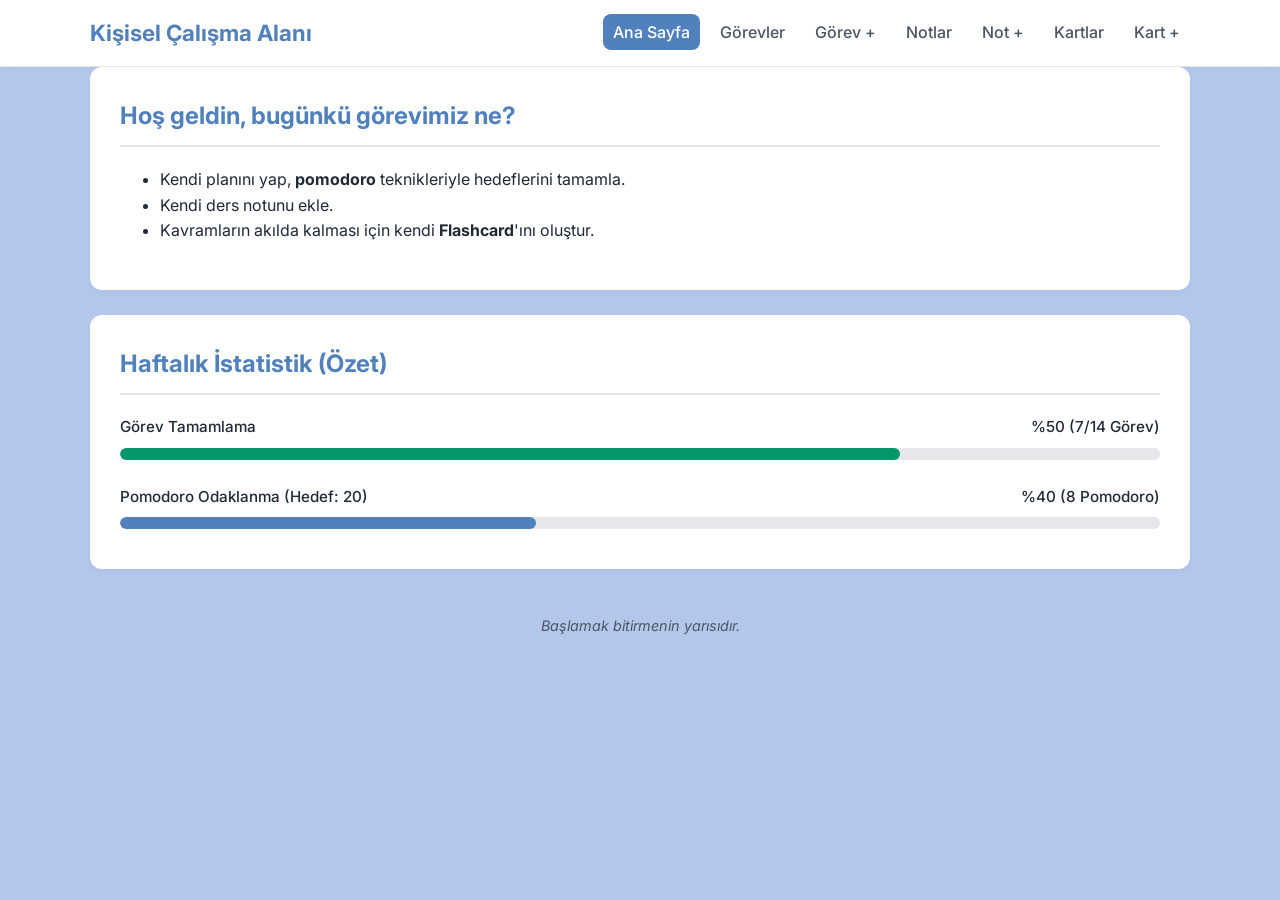
<file: index.html>
<!DOCTYPE html>
<html lang="tr">
<head>
    <meta charset="UTF-8">
    <meta name="viewport" content="width=device-width, initial-scale=1.0">
    <title>Çalışma Alanım</title>
    <link rel="stylesheet" href="css/stil.css">
</head>
<body>
    <header>
        <div class="container header-icerik">
            <h1>Kişisel Çalışma Alanı</h1>
            <nav>
                <ul>
                    <li><a href="index.html" class="aktif">Ana Sayfa</a></li>
                    <li><a href="gorevler.html">Görevler</a></li>
                    <li><a href="gorev-ekle.html">Görev +</a></li>
                    <li><a href="ders-notu.html">Notlar</a></li>
                    <li><a href="ders-notu-ekle.html">Not +</a></li>
                    <li><a href="flashcard-pratik.html">Kartlar</a></li>
                    <li><a href="flashcard-ekle.html">Kart +</a></li>
                </ul>
            </nav>
        </div>
    </header>
    <main class="container">
        <section class="kart">
            <h2>Hoş geldin, bugünkü görevimiz ne?</h2>
            <ul>
                <li>Kendi planını yap, <strong>pomodoro</strong> teknikleriyle hedeflerini tamamla.</li>
                <li>Kendi ders notunu ekle.</li>
                <li>Kavramların akılda kalması için kendi <strong>Flashcard</strong>'ını oluştur.</li>
            </ul>
        </section>

        
        <section class="kart">
            <h2>Haftalık İstatistik (Özet)</h2>
            
            <div class="istatistik-karti">
                <div class="istatistik-baslik">
                    <span>Görev Tamamlama</span>
                    <span>%50 (7/14 Görev)</span>
                </div>
                <div class="progress-arkaplan">
                    <div class="progress-dolu" style="width: 75%;"></div>
                </div>
            </div>

            <div class="istatistik-karti">
                <div class="istatistik-baslik">
                    <span>Pomodoro Odaklanma (Hedef: 20)</span>
                    <span>%40 (8 Pomodoro)</span>
                </div>
                <div class="progress-arkaplan">
                    <div class="progress-dolu" style="width: 40%; background-color: var(--ana-renk);"></div>
                </div>
            </div>
        </section>
        <footer>
            <em>Başlamak bitirmenin yarısıdır.</em>
        </footer>
    </main>
</body>
</html>
</file>
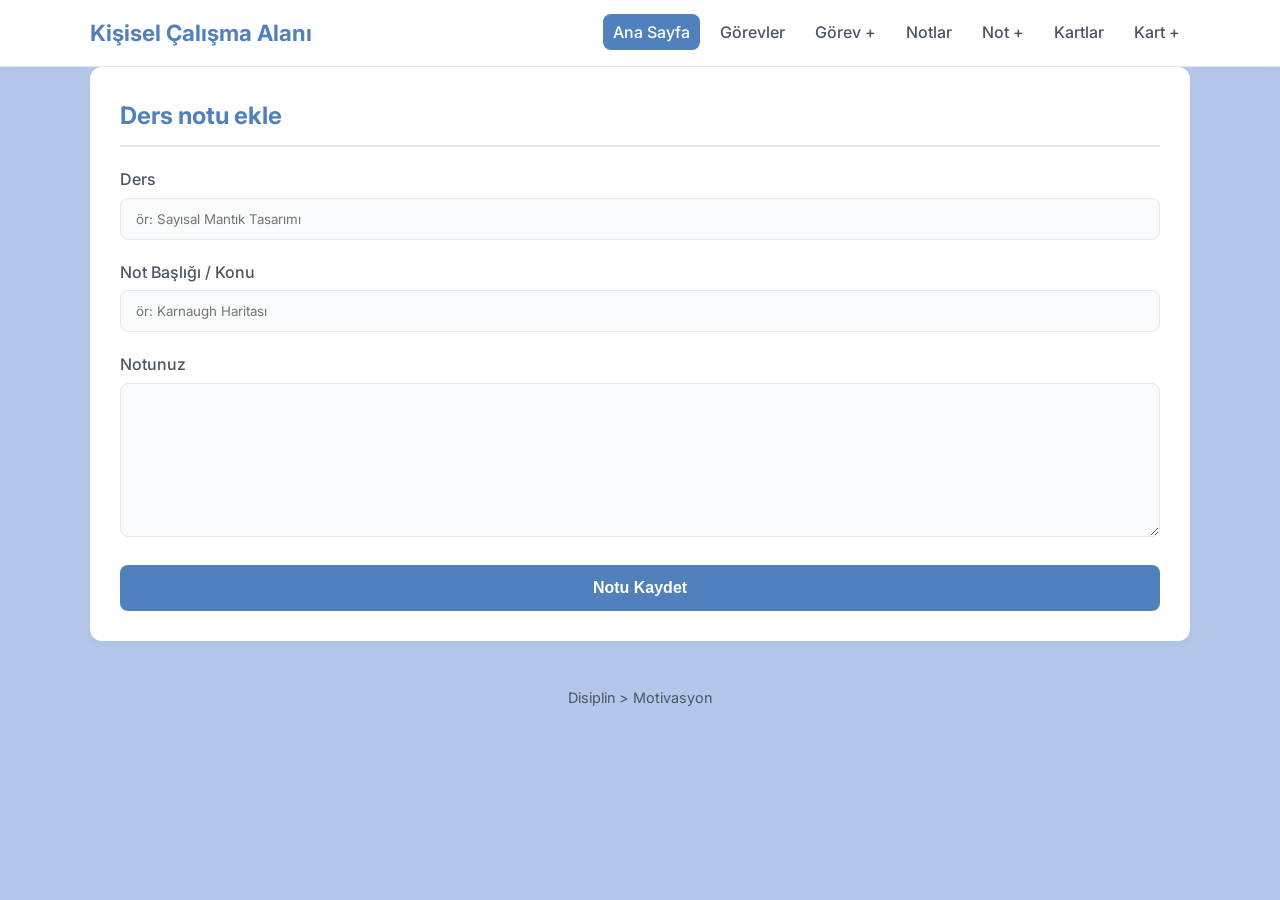
<file: ders-notu-ekle.html>
<!DOCTYPE html>
<html lang="tr">
<head>
    <meta charset="UTF-8">
    <meta name="viewport" content="width=device-width, initial-scale=1.0">
    <title>Not Ekle</title>
    <link rel="stylesheet" href="css/stil.css">
</head>
<body>
    <header>
        <div class="container header-icerik">
            <h1>Kişisel Çalışma Alanı</h1>
            <nav>
                <ul>
                    <li><a href="index.html" class="aktif">Ana Sayfa</a></li>
                    <li><a href="gorevler.html">Görevler</a></li>
                    <li><a href="gorev-ekle.html">Görev +</a></li>
                    <li><a href="ders-notu.html">Notlar</a></li>
                    <li><a href="ders-notu-ekle.html">Not +</a></li>
                    <li><a href="flashcard-pratik.html">Kartlar</a></li>
                    <li><a href="flashcard-ekle.html">Kart +</a></li>
                </ul>
            </nav>
        </div>
    </header>
    <main class="container">
        <div class="kart">
            <h2>Ders notu ekle</h2>
            <form id="notFormu">
                <p>
                    <label for="dersadi">Ders</label>
                    <input type="text" id="dersadi" name="dersadi" placeholder="ör: Sayısal Mantık Tasarımı" required>
                </p>
                <p>
                    <label for="notBasligi">Not Başlığı / Konu</label>
                    <input type="text" id="notBasligi" name="notBasligi" placeholder="ör: Karnaugh Haritası" required>
                </p>
                <p>
                    <label for="notIcerigi">Notunuz</label>
                    <textarea id="notIcerigi" name="notIcerigi" rows="8" required></textarea>
                </p>
                <button type="submit">Notu Kaydet</button>
            </form>
        </div>
    </main>
    <footer>
        Disiplin > Motivasyon
    </footer>
</body>
</html>
</file>
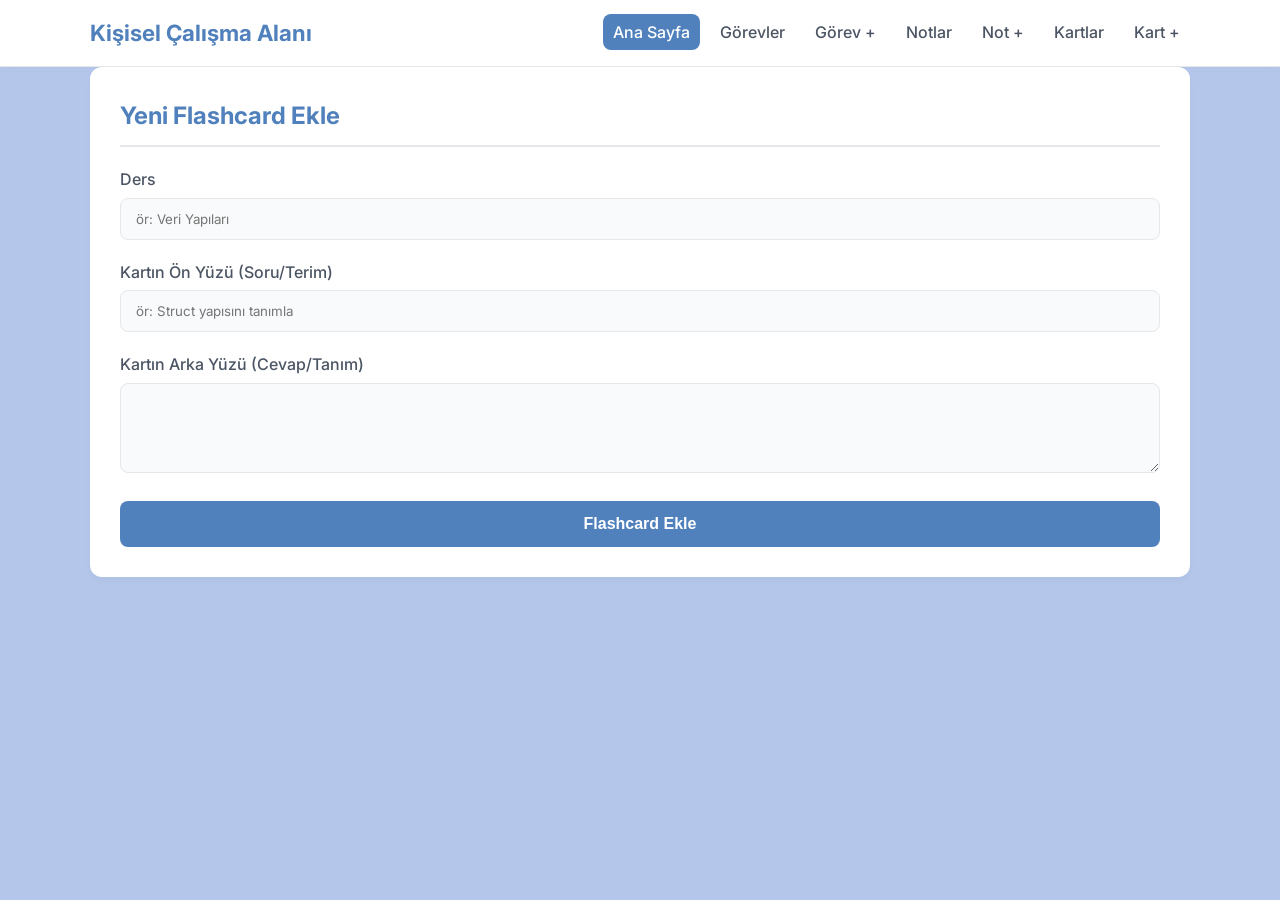
<file: flashcard-ekle.html>
<!DOCTYPE html>
<html lang="tr">
<head>
    <meta charset="UTF-8">
    <meta name="viewport" content="width=device-width, initial-scale=1.0">
    <title>Flashcard Ekle</title>
    <link rel="stylesheet" href="css/stil.css">
</head>
<body>
    <header>
        <div class="container header-icerik">
            <h1>Kişisel Çalışma Alanı</h1>
            <nav>
                <ul>
                    <li><a href="index.html" class="aktif">Ana Sayfa</a></li>
                    <li><a href="gorevler.html">Görevler</a></li>
                    <li><a href="gorev-ekle.html">Görev +</a></li>
                    <li><a href="ders-notu.html">Notlar</a></li>
                    <li><a href="ders-notu-ekle.html">Not +</a></li>
                    <li><a href="flashcard-pratik.html">Kartlar</a></li>
                    <li><a href="flashcard-ekle.html">Kart +</a></li>
                </ul>
            </nav>
        </div>
    </header>
    <main class="container">
        <div class="kart">
            <h2>Yeni Flashcard Ekle</h2>
            <form id="flashcardFormu">
                <p>
                    <label for="dersadi">Ders</label>
                    <input type="text" id="dersadi" name="dersadi" placeholder="ör: Veri Yapıları" required>
                </p>
                <p>
                    <label for="onYuz">Kartın Ön Yüzü (Soru/Terim)</label>
                    <input type="text" id="onYuz" name="onYuz" placeholder="ör: Struct yapısını tanımla" required>
                </p>
                <p>
                    <label for="arkaYuz">Kartın Arka Yüzü (Cevap/Tanım)</label>
                    <textarea id="arkaYuz" name="arkaYuz" rows="4"  required></textarea>
                </p>
                <button type="submit">Flashcard Ekle</button>
            </form>
        </div>
    </main>
    
</body>
</html>
</file>
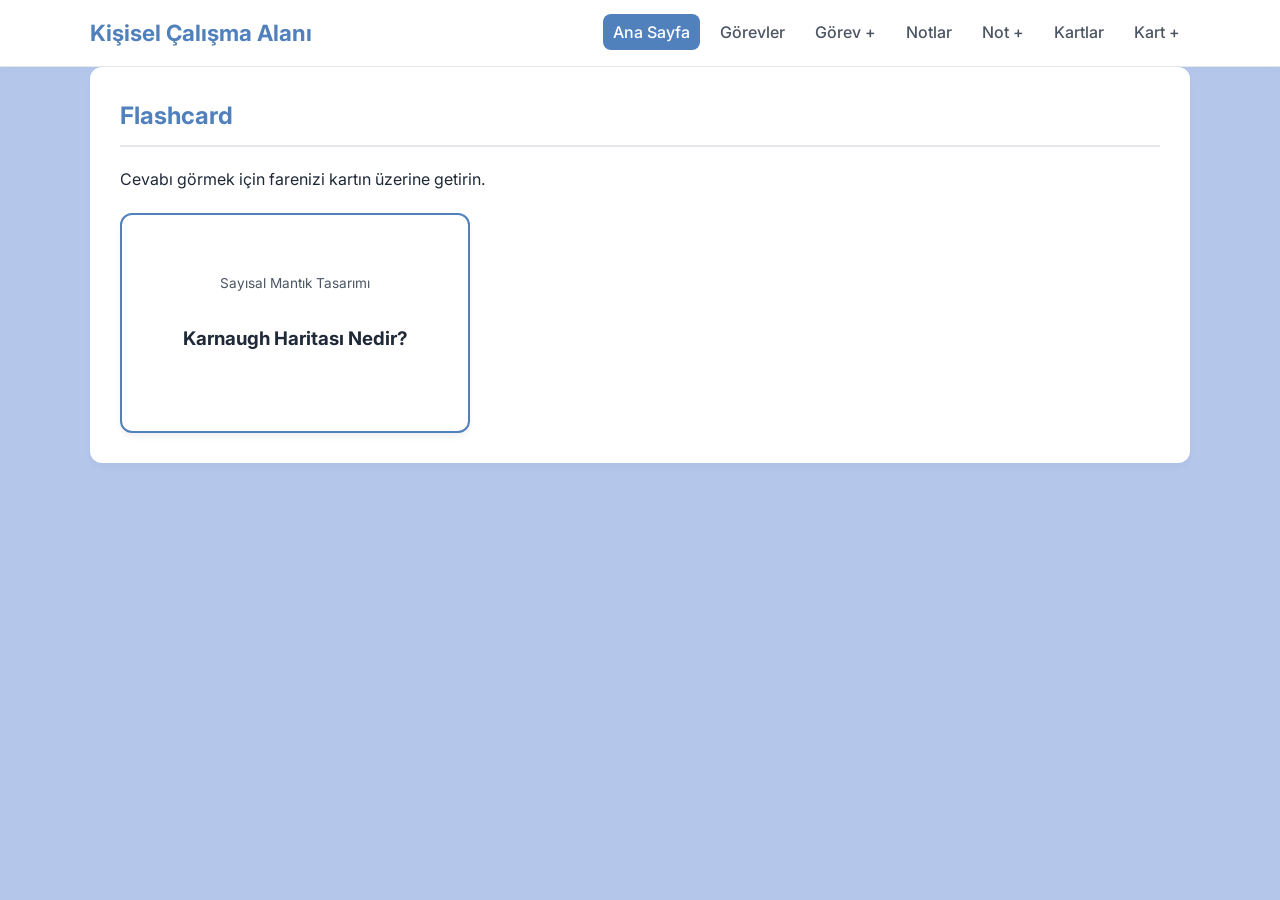
<file: flashcard-pratik.html>
<!DOCTYPE html>
<html lang="tr">
<head>
    <meta charset="UTF-8">
    <meta name="viewport" content="width=device-width, initial-scale=1.0">
    <title>Flashcardlarım</title>
    <link rel="stylesheet" href="css/stil.css">
</head>
<body>
    <header>
        <div class="container header-icerik">
            <h1>Kişisel Çalışma Alanı</h1>
            <nav>
                <ul>
                    <li><a href="index.html" class="aktif">Ana Sayfa</a></li>
                    <li><a href="gorevler.html">Görevler</a></li>
                    <li><a href="gorev-ekle.html">Görev +</a></li>
                    <li><a href="ders-notu.html">Notlar</a></li>
                    <li><a href="ders-notu-ekle.html">Not +</a></li>
                    <li><a href="flashcard-pratik.html">Kartlar</a></li>
                    <li><a href="flashcard-ekle.html">Kart +</a></li>
                </ul>
            </nav>
        </div>
    </header>
    <main class="container">
        <div class="kart">
            <h2>Flashcard</h2>
            <p>Cevabı görmek için farenizi kartın üzerine getirin.</p>
            
            <div class="flashcard-grid">
                <!-- Kart 1 -->
                <div class="flashcard">
                    <div class="flashcard-inner">
                        <div class="flashcard-front">
                            <span>Sayısal Mantık Tasarımı</span>
                            <h3>Karnaugh Haritası Nedir?</h3>
                        </div>
                        <div class="flashcard-back">
                            <p>Boole cebiri ifadelerini basitleştirmek için kullanılan görsel bir yöntemdir.</p>
                        </div>
                    </div>
                </div>

                
                    </div>
                </div>
            </div>

        </div>
    </main>
</body>
</html>
</file>
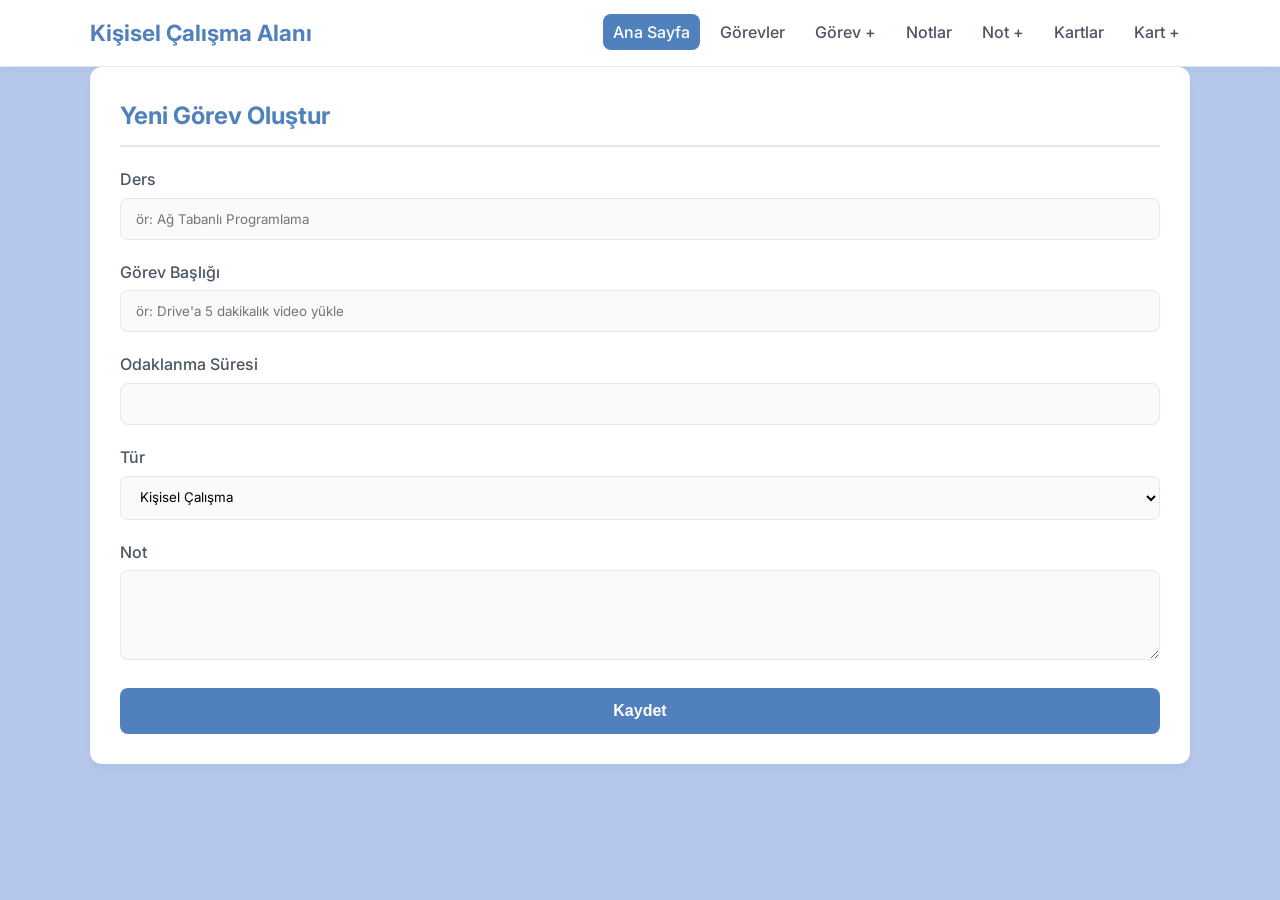
<file: gorev-ekle.html>
<!DOCTYPE html>
<html lang="tr">
<head>
    <meta charset="UTF-8">
    <meta name="viewport" content="width=device-width, initial-scale=1.0">
    <title>Görev Ekle</title>
    <link rel="stylesheet" href="css/stil.css">
</head>
<body>
    <header>
        <div class="container header-icerik">
            <h1>Kişisel Çalışma Alanı</h1>
            <nav>
                <ul>
        <li><a href="index.html" class="aktif">Ana Sayfa</a></li>
                    
                    
                    <li><a href="gorevler.html">Görevler</a></li>
                    <li><a href="gorev-ekle.html">Görev +</a></li>
                    <li><a href="ders-notu.html">Notlar</a></li>
                    <li><a href="ders-notu-ekle.html">Not +</a></li>
                    <li><a href="flashcard-pratik.html">Kartlar</a></li>
                    <li><a href="flashcard-ekle.html">Kart +</a></li>
    </ul>
            </nav>
        </div>
    </header>
    <main class="container">
        <div class="kart">
            <h2>Yeni Görev Oluştur</h2>
            <form id="gorevFormu">
                <p>
                    <label for="dersadi">Ders</label>
                    <input type="text" id="dersadi" name="dersadi" placeholder="ör: Ağ Tabanlı Programlama" required>
                </p>
                <p>
                    <label for="gorevBasligi">Görev Başlığı</label>
                    <input type="text" id="gorevBasligi" name="gorevBasligi" placeholder="ör: Drive'a 5 dakikalık video yükle" required>
                </p>
                <p>
                    <label for="pomodoro">Odaklanma Süresi</label>
                    <input type="number" id="pomodoro" name="pomodoro" min="1" required>
                </p>
                <p>
                    <label for="kategori">Tür</label>
                    <select id="kategori" name="kategori">
                        <option value="calisma">Kişisel Çalışma</option>
                        <option value="proje">Proje</option>
                        <option value="odev">Ödev</option>
                        <option value="vize">Vize</option>
                        <option value="final">Final</option>
                    </select>
                </p>
                <p>
                    <label for="aciklama">Not</label>
                    <textarea id="aciklama" name="aciklama" rows="4"></textarea>
                </p>
                <button type="submit">Kaydet</button>
            </form>
        </div>
    </main>
    
</body>
</html>
</file>
<file: css/stil.css>
@import url('https://fonts.googleapis.com/css2?family=Inter:wght@400;500;600;700&display=swap');

:root {
    --ana-renk: #5081bc; 
    --vurgu-renk: #4338CA;
    --zemin: #b4c7eb; 
    --kart-zemin: #FFFFFF;
    --metin: #1F2937;
    --ikincil-metin: #4B5563;
    --kenar: #E5E7EB;
    --radius: 12px;
}

body {
    font-family: 'Inter', sans-serif;
    font-size: 1rem;
    line-height: 1.6;
    color: var(--metin);
    background-color: var(--zemin);
    margin: 0;
    padding: 0;
}


.container {
    max-width: 1100px;
    margin: 0 auto;
    padding: 0 20px;
}


header {
    background-color: var(--kart-zemin);
    padding: 15px 0;
    border-bottom: 1px solid var(--kenar);
    box-shadow: 0 2px 10px rgba(0,0,0,0.02);
}

.header-icerik {
    display: flex;
    justify-content: space-between;
    align-items: center;
}

header h1 {
    margin: 0;
    font-size: 1.4rem;
    color: var(--ana-renk);
    display: flex;
    align-items: center;
    gap: 10px;
    white-space: nowrap;
}

nav ul {
    list-style: none;
    margin: 0;
    padding: 0;
    display: flex;
    gap: 10px;
}

nav a {
    text-decoration: none;
    color: var(--ikincil-metin);
    font-weight: 500;
    padding: 8px 10px; 
    border-radius: 8px;
    transition: all 0.3s ease;
    white-space: nowrap; 
}

nav a:hover, nav a.aktif {
    background-color: var(--ana-renk);
    color: white;
}

main {
    padding: 40px 0;
}


section, .kart {
    background-color: var(--kart-zemin);
    padding: 30px;
    border-radius: var(--radius);
    box-shadow: 0 4px 6px rgba(0,0,0,0.03);
    margin-bottom: 25px;
}

h2 {
    color: var(--ana-renk);
    margin-top: 0;
    border-bottom: 2px solid var(--kenar);
    padding-bottom: 10px;
}


table {
    width: 100%;
    border-collapse: collapse;
    background: var(--kart-zemin);
    border-radius: var(--radius);
    overflow: hidden;
    box-shadow: 0 4px 6px rgba(0,0,0,0.03);
}

th, td {
    padding: 15px;
    text-align: left;
    border-bottom: 1px solid var(--kenar);
}

th {
    background-color: var(--ana-renk);
    color: white;
    font-weight: 600;
}

tr:hover {
    background-color: #F9FAFB;
}



form p {
    margin-bottom: 20px;
}

label {
    font-weight: 500;
    color: var(--ikincil-metin);
    display: inline-block;
    margin-bottom: 5px;
}

input[type="text"],
input[type="number"],
input[type="date"],
select,
textarea {
    width: 100%;
    padding: 12px 15px;
    border: 1px solid var(--kenar);
    border-radius: 8px;
    box-sizing: border-box;
    font-family: inherit;
    transition: border-color 0.3s;
    background-color: #F9FAFB;
}

input:focus, select:focus, textarea:focus {
    outline: none;
    border-color: var(--ana-renk);
    background-color: white;
    box-shadow: 0 0 0 3px rgba(79, 70, 229, 0.1);
}

button {
    background-color: var(--ana-renk);
    color: white;
    border: none;
    padding: 14px 24px;
    font-size: 1rem;
    font-weight: 600;
    border-radius: 8px;
    cursor: pointer;
    width: 100%;
    transition: background-color 0.3s;
}

button:hover {
    background-color: var(--vurgu-renk);
}

footer {
    text-align: center;
    font-size: 0.9rem;
    color: var(--ikincil-metin);
    padding: 20px 0;
}


.istatistik-karti {
    margin-top: 15px;
    padding-bottom: 10px;
}
.istatistik-baslik {
    display: flex;
    justify-content: space-between;
    font-weight: 500;
    font-size: 0.95rem;
}
.progress-arkaplan {
    background-color: var(--kenar);
    border-radius: 10px;
    height: 12px;
    width: 100%;
    margin-top: 8px;
    overflow: hidden;
}
.progress-dolu {
    background-color: #059669;
    height: 100%;
    border-radius: 10px;
    transition: width 0.5s ease-in-out;
}


.flashcard-grid {
    display: flex;
    flex-wrap: wrap;
    gap: 25px;
    margin-top: 20px;
}
.flashcard {
    background-color: transparent;
    width: 100%;
    max-width: 350px;
    height: 220px;
    perspective: 1000px;
}
.flashcard-inner {
    position: relative;
    width: 100%;
    height: 100%;
    text-align: center;
    transition: transform 0.6s;
    transform-style: preserve-3d;
    cursor: pointer;
}

.flashcard:hover .flashcard-inner {
    transform: rotateY(180deg);
}
.flashcard-front, .flashcard-back {
    position: absolute;
    width: 100%;
    height: 100%;
    backface-visibility: hidden;
    display: flex;
    flex-direction: column;
    align-items: center;
    justify-content: center;
    padding: 20px;
    border-radius: var(--radius);
    box-shadow: 0 4px 6px rgba(0,0,0,0.05);
    box-sizing: border-box;
}
.flashcard-front {
    background-color: var(--kart-zemin);
    border: 2px solid var(--ana-renk);
    color: var(--metin);
}
.flashcard-front span {
    font-size: 0.85rem;
    color: var(--ikincil-metin);
    margin-bottom: 10px;
}
.flashcard-back {
    background-color: var(--ana-renk);
    color: white;
    transform: rotateY(180deg);
}
</file>
